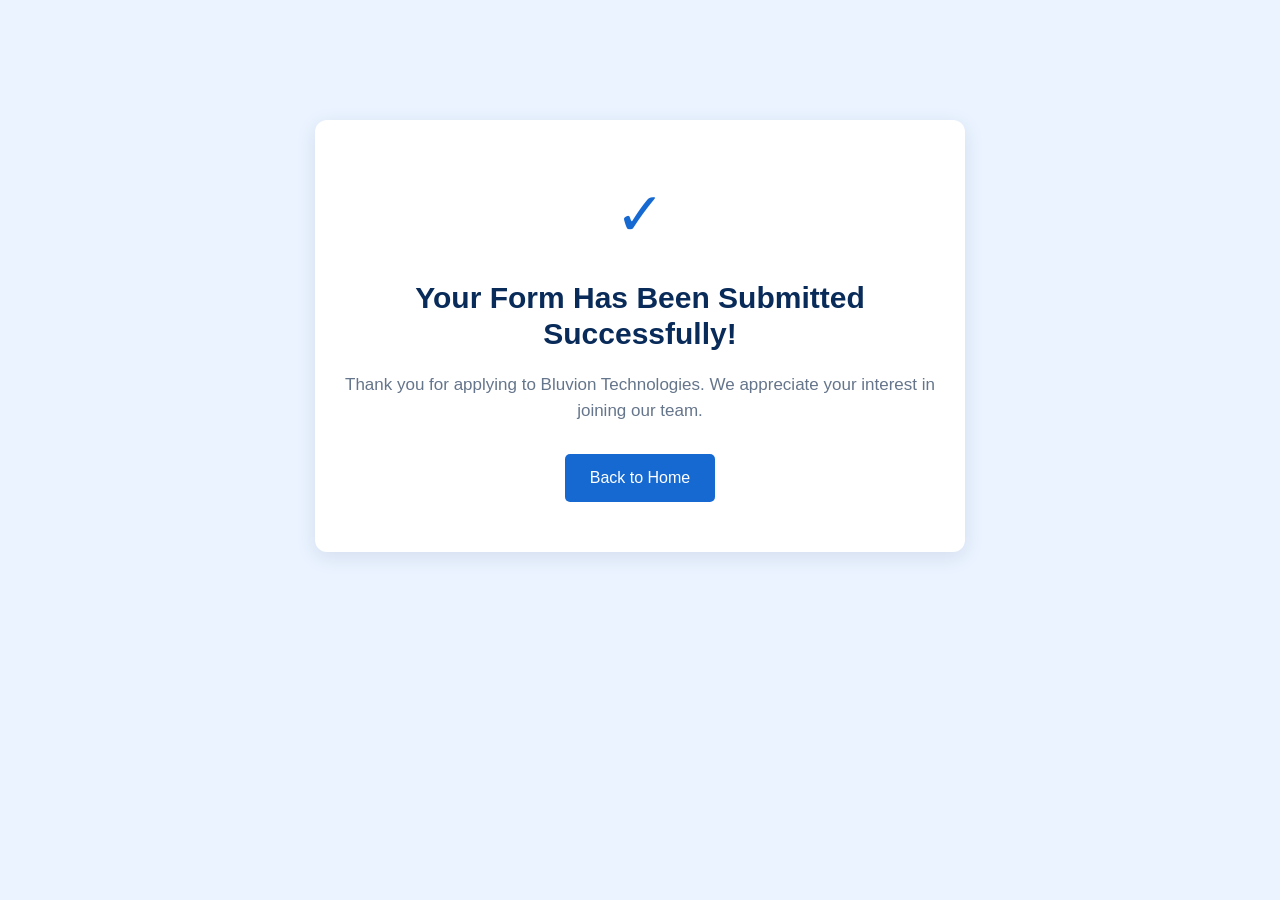
<file: application-success.html>
<!DOCTYPE html>
<html lang="en">
<head>
    <meta charset="UTF-8">
    <meta name="viewport" content="width=device-width, initial-scale=1.0">

    <title>Form Submitted Successfully</title>

    <link href="https://cdn.jsdelivr.net/npm/bootstrap@5.3.3/dist/css/bootstrap.min.css" rel="stylesheet">

    <style>
        body {
            background-color: #eaf3ff;
            font-family: Arial, sans-serif;
        }

        .success-box {
            background-color: white;
            padding: 50px 30px;
            border-radius: 12px;
            text-align: center;
            max-width: 650px;
            margin: 120px auto;
            box-shadow: 0 5px 20px rgba(9,43,89,0.1);
        }

        .check {
            font-size: 60px;
            color: #1769d2;
        }

        h1 {
            color: #092b59;
            font-size: 30px;
            font-weight: bold;
            margin: 20px 0;
        }

        p {
            color: #65758b;
            font-size: 17px;
        }

        .home-btn {
            background-color: #1769d2;
            color: white;
            padding: 12px 25px;
            text-decoration: none;
            border-radius: 5px;
            display: inline-block;
            margin-top: 15px;
        }

        .home-btn:hover {
            background-color: #092b59;
            color: white;
        }
    </style>
</head>

<body>

    <div class="container">

        <div class="success-box">

            <div class="check">✓</div>

            <h1>Your Form Has Been Submitted Successfully!</h1>

            <p>
                Thank you for applying to Bluvion Technologies.
                We appreciate your interest in joining our team.
            </p>

            <a href="index.html" class="home-btn">
                Back to Home
            </a>

        </div>

    </div>

</body>
</html>
</file>
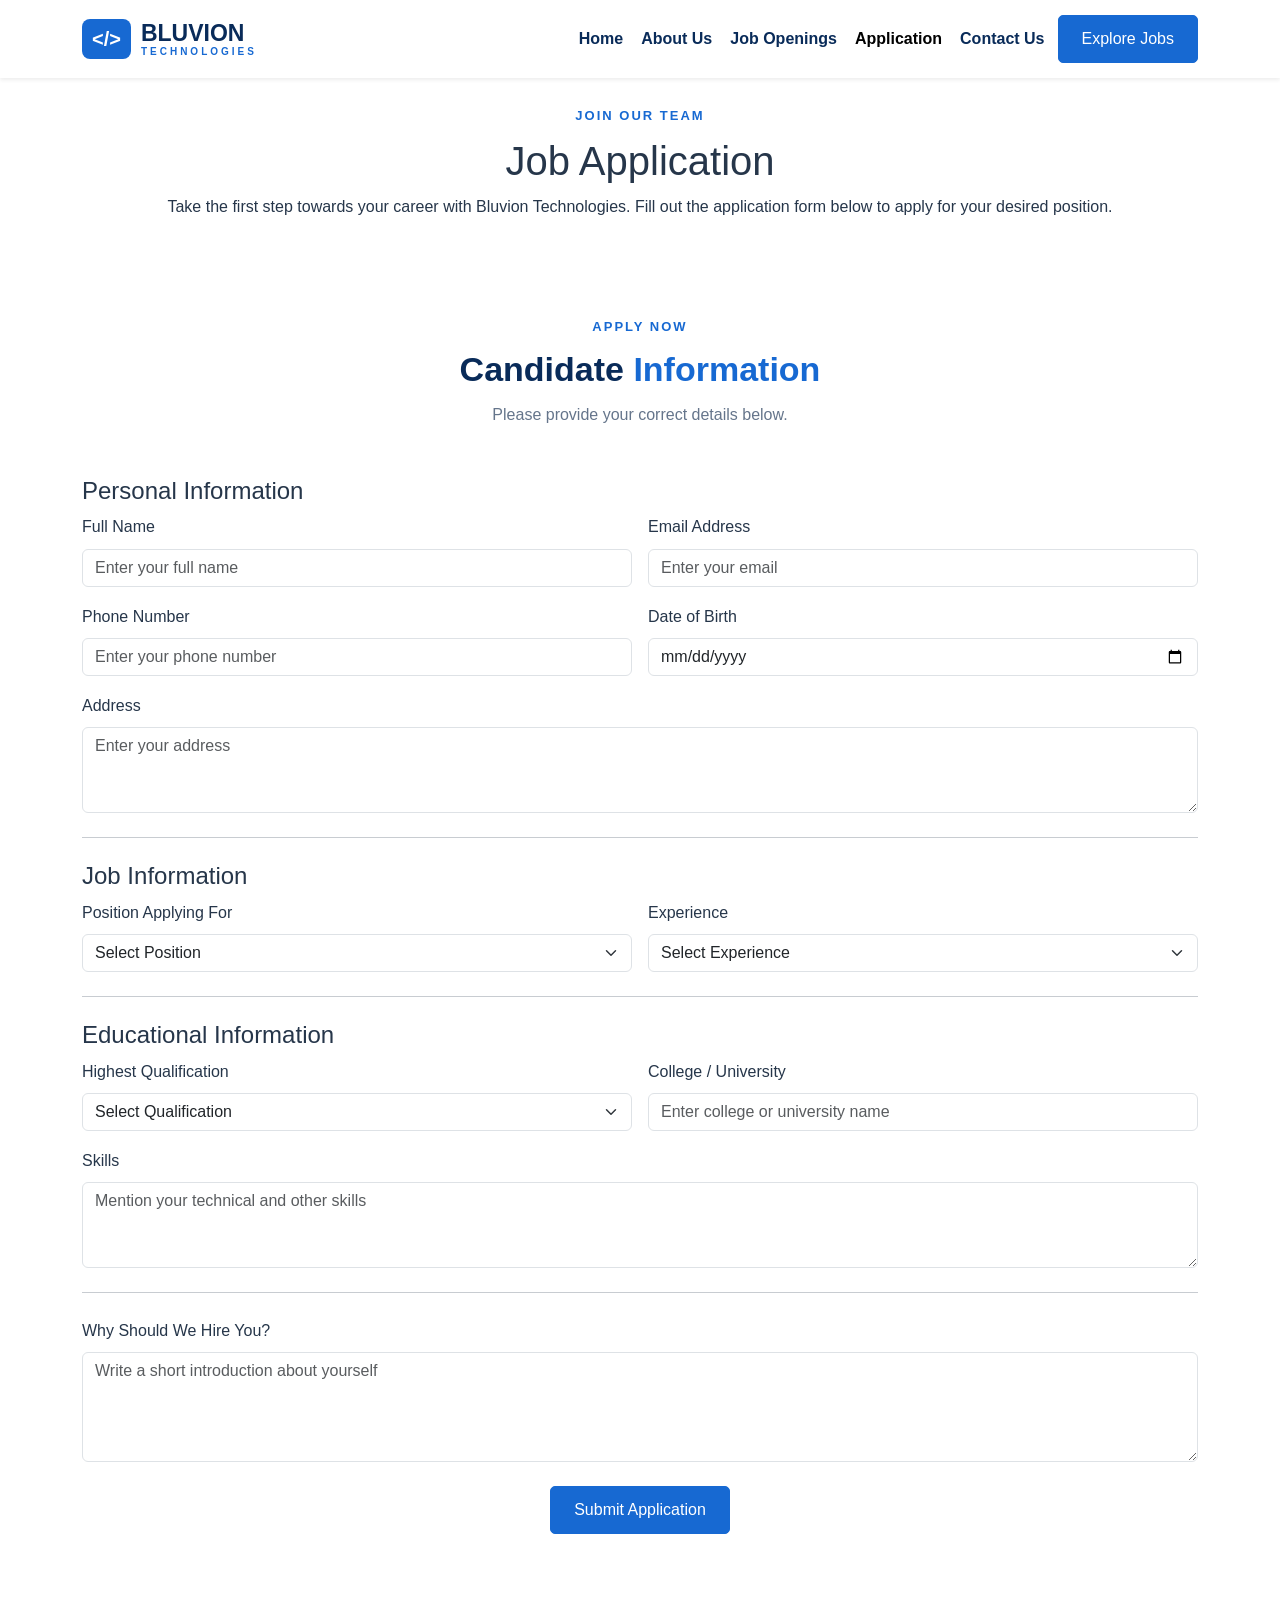
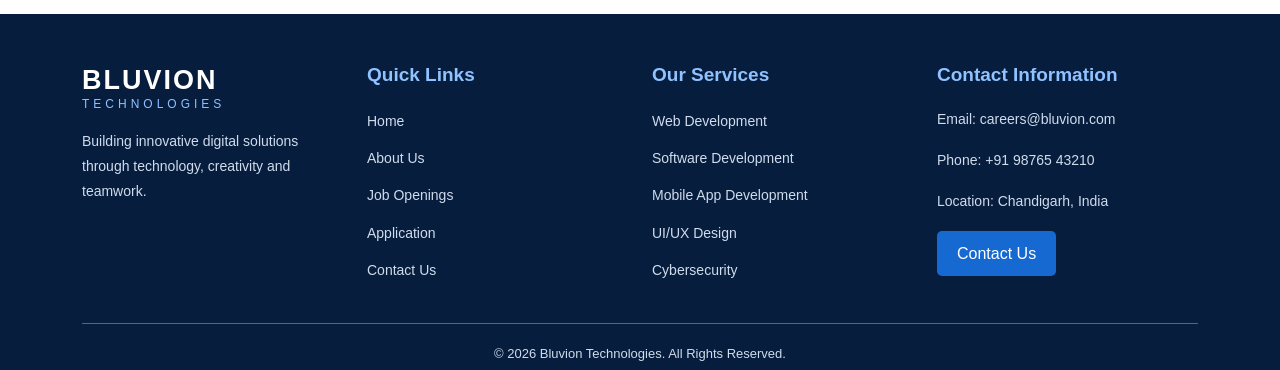
<file: application.html>
<!DOCTYPE html>
<html lang="en">
<head>
    <meta charset="UTF-8">
    <meta name="viewport" content="width=device-width, initial-scale=1.0">

    <title>Job Application | Bluvion Technologies</title>

    <!-- Bootstrap 5 CSS -->
    <link href="https://cdn.jsdelivr.net/npm/bootstrap@5.3.3/dist/css/bootstrap.min.css" rel="stylesheet">

    <!-- Your CSS file -->
    <link rel="stylesheet" href="style/stylesheet.css">
</head>

<body>

<!-- ================= NAVIGATION BAR ================= -->

<nav class="navbar navbar-light bg-white shadow-sm">
    <div class="container">

        <a class="navbar-brand company-logo" href="index.html">
            <span class="logo-icon">&lt;/&gt;</span>
            <span>
                BLUVION
                <small>TECHNOLOGIES</small>
            </span>
        </a>

        <ul class="navbar-nav ms-auto flex-row flex-wrap align-items-center gap-2">

            <li class="nav-item">
                <a class="nav-link" href="index.html">Home</a>
            </li>

            <li class="nav-item">
                <a class="nav-link" href="about.html">About Us</a>
            </li>

            <li class="nav-item">
                <a class="nav-link" href="jobs.html">Job Openings</a>
            </li>

            <li class="nav-item">
                <a class="nav-link active" href="application.html">Application</a>
            </li>

            <li class="nav-item">
                <a class="nav-link" href="contact.html">Contact Us</a>
            </li>

            <li class="nav-item">
                <a href="jobs.html" class="btn btn-primary nav-button">
                    Explore Jobs
                </a>
            </li>

        </ul>
    </div>
</nav>

</br>

<!-- ================= APPLICATION BANNER ================= -->

<section class="application-banner">
    <div class="container text-center">

        <p class="small-heading">JOIN OUR TEAM</p>

        <h1>Job <span>Application</span></h1>

        <p>
            Take the first step towards your career with
            Bluvion Technologies. Fill out the application
            form below to apply for your desired position.
        </p>

    </div>
</section>


<!-- ================= APPLICATION FORM ================= -->

<section class="section-padding application-section">

    <div class="container">

        <div class="section-heading text-center">

            <p class="small-heading">APPLY NOW</p>

            <h2>Candidate <span>Information</span></h2>

            <p>Please provide your correct details below.</p>

        </div>


        <div class="form-container mt-5">

            <form action="application-success.html" method="get">

                <!-- PERSONAL INFORMATION -->

                <h4 class="application-title">Personal Information</h4>

                <div class="row g-3">

                    <div class="col-md-6">
                        <label class="form-label">Full Name</label>
                        <input type="text" class="form-control"
                               name="fullname"
                               placeholder="Enter your full name" required>
                    </div>

                    <div class="col-md-6">
                        <label class="form-label">Email Address</label>
                        <input type="email" class="form-control"
                               name="email"
                               placeholder="Enter your email" required>
                    </div>

                    <div class="col-md-6">
                        <label class="form-label">Phone Number</label>
                        <input type="tel" class="form-control"
                               name="phone"
                               placeholder="Enter your phone number" required>
                    </div>

                    <div class="col-md-6">
                        <label class="form-label">Date of Birth</label>
                        <input type="date" class="form-control"
                               name="dob" required>
                    </div>

                    <div class="col-12">
                        <label class="form-label">Address</label>
                        <textarea class="form-control"
                                  name="address"
                                  rows="3"
                                  placeholder="Enter your address"
                                  required></textarea>
                    </div>

                </div>


                <!-- JOB INFORMATION -->

                <hr class="my-4">

                <h4 class="application-title">Job Information</h4>

                <div class="row g-3">

                    <div class="col-md-6">
                        <label class="form-label" >Position Applying For</label>

                        <select class="form-select" name="position" required>
                            <option h5 class="dropdown-header">Select Position</option>
                            <option>Web Developer</option>
                            <option>UI/UX Designer</option>
                            <option>Software Tester</option>
                            <option>Python Developer</option>
                            <option>Digital Marketing Executive</option>
                            <option>App Developer</option>
                            <option>Other</option>
                        </select>
                    </div>

                    <div class="col-md-6">
                        <label class="form-label">Experience</label>

                        <select class="form-select" name="experience" required>
                            <option h5 class="dropdown-header">Select Experience</option>
                            <option>Fresher</option>
                            <option>Less than 1 Year</option>
                            <option>1 - 2 Years</option>
                            <option>3 - 5 Years</option>
                            <option>More than 5 Years</option>
                        </select>
                    </div>

                </div>


                <!-- EDUCATIONAL INFORMATION -->

                <hr class="my-4">

                <h4 class="application-title">Educational Information</h4>

                <div class="row g-3">

                    <div class="col-md-6">
                        <label class="form-label">Highest Qualification</label>

                        <select class="form-select" name="qualification" required>
                            <option h5 class="dropdown-header">Select Qualification</option>
                            <option>10th</option>
                            <option>12th</option>
                            <option>Diploma</option>
                            <option>Graduation</option>
                            <option>Post Graduation</option>
                            <option>Other</option>
                        </select>
                    </div>

                    <div class="col-md-6">
                        <label class="form-label">College / University</label>

                        <input type="text" class="form-control"
                               name="college"
                               placeholder="Enter college or university name">
                    </div>

                    <div class="col-12">
                        <label class="form-label">Skills</label>

                        <textarea class="form-control"
                                  name="skills"
                                  rows="3"
                                  placeholder="Mention your technical and other skills"></textarea>
                    </div>

                </div>



                <hr class="my-4">



                <!-- MESSAGE -->

                <div class="mb-4">

                    <label class="form-label">Why Should We Hire You?</label>

                    <textarea class="form-control"
                              name="message"
                              rows="4"
                              placeholder="Write a short introduction about yourself"></textarea>

                </div>


                <!-- SUBMIT BUTTON -->

                <div class="text-center">

                    <button type="submit" class="btn btn-primary">
                        Submit Application
                    </button>

                </div>

            </form>

        </div>

    </div>

</section>


<!-- ================= FOOTER ================= -->

<footer class="footer">
    <div class="container">

        <div class="row g-4">

            <div class="col-md-6 col-lg-3">
                <h3>BLUVION</h3>
                <h6>TECHNOLOGIES</h6>

                <p>
                    Building innovative digital solutions
                    through technology, creativity and teamwork.
                </p>
            </div>

            <div class="col-md-6 col-lg-3">
                <h5>Quick Links</h5>

                <ul>
                    <li><a href="index.html">Home</a></li>
                    <li><a href="about.html">About Us</a></li>
                    <li><a href="jobs.html">Job Openings</a></li>
                    <li><a href="application.html">Application</a></li>
                    <li><a href="contact.html">Contact Us</a></li>
                </ul>
            </div>


            <!-- Our Services -->
            <div class="col-md-6 col-lg-3">
                <h5>Our Services</h5>

                <ul>
                    <li><a href="#home-services">Web Development</a></li>
                    <li><a href="#home-services">Software Development</a></li>
                    <li><a href="#home-services">Mobile App Development</a></li>
                    <li><a href="#home-services">UI/UX Design</a></li>
                    <li><a href="#home-services">Cybersecurity</a></li>
                </ul>
            </div>

            <div class="col-md-6 col-lg-3">
                <h5>Contact Information</h5>

                <p>Email: careers@bluvion.com</p>
                <p>Phone: +91 98765 43210</p>
                <p>Location: Chandigarh, India</p>

                <a href="contact.html" class="footer-button">
                    Contact Us
                </a>
            </div>

        </div>

        <div class="footer-bottom text-center">
            <p>
                &copy; 2026 Bluvion Technologies.
                All Rights Reserved.
            </p>
        </div>

    </div>
</footer>

</body>
</html>
</file>
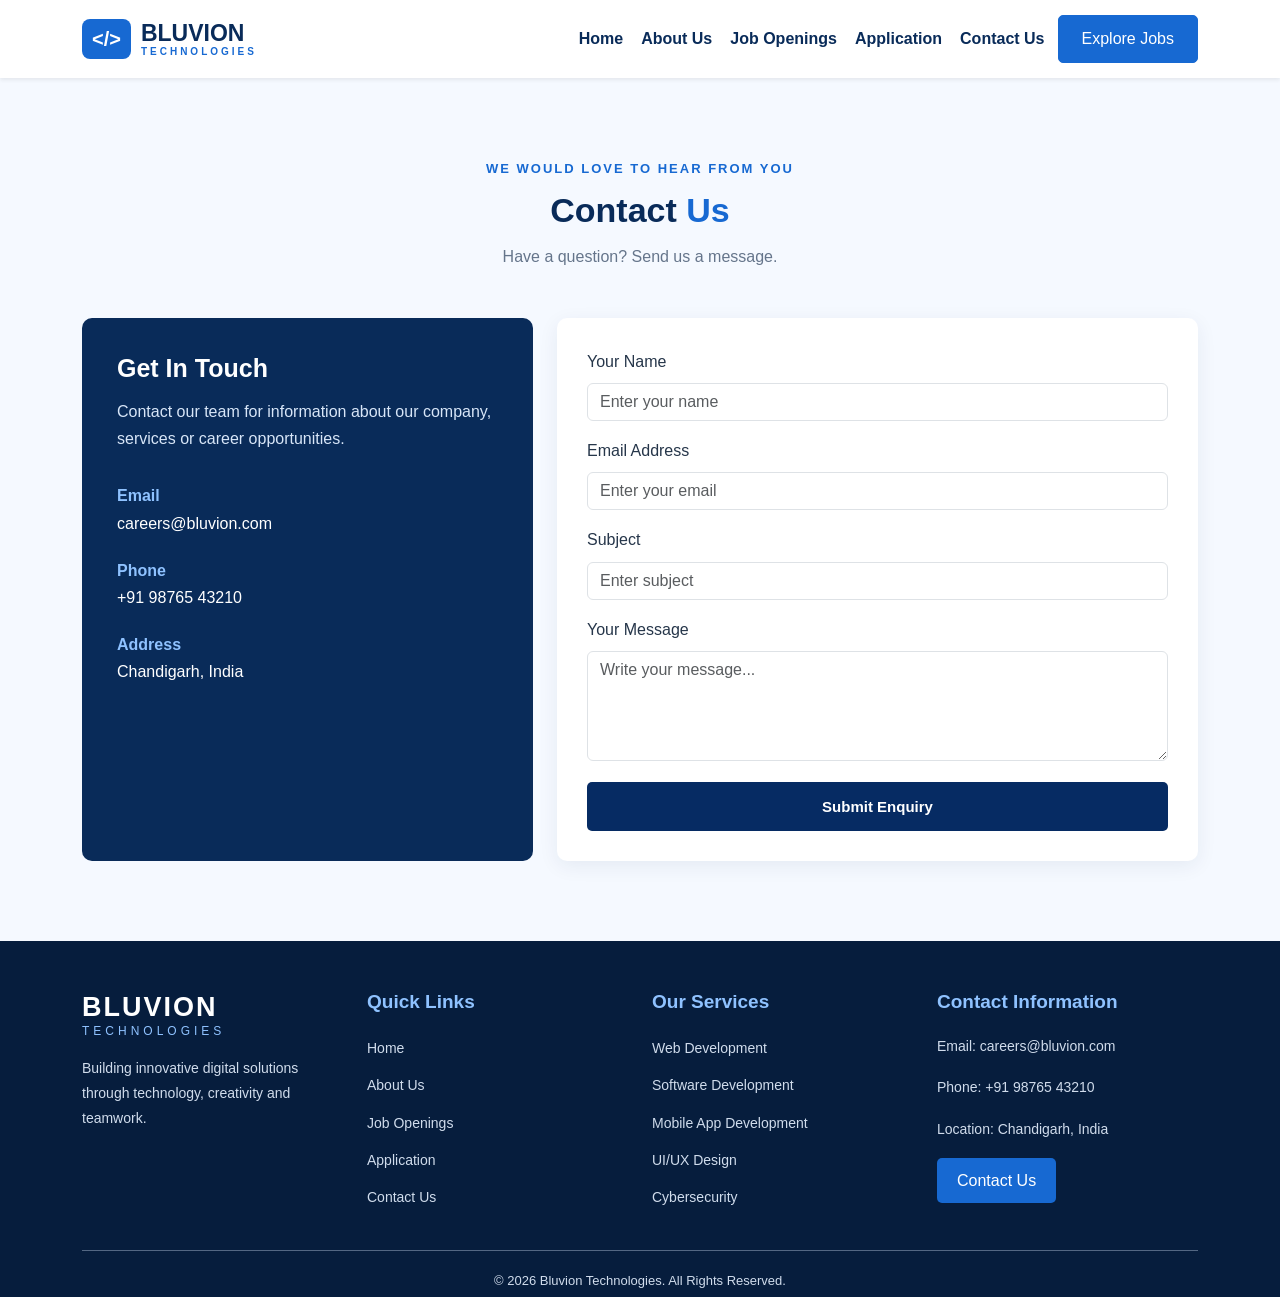
<file: contact.html>
<!DOCTYPE html>
<html lang="en">
<head>
    <meta charset="UTF-8">
    <meta name="viewport" content="width=device-width, initial-scale=1.0">
    <title>Bluvion Technologies | Careers & Software Solutions</title>

    <!-- Bootstrap 5 CSS -->
    <link href="https://cdn.jsdelivr.net/npm/bootstrap@5.3.3/dist/css/bootstrap.min.css" rel="stylesheet">

    <!-- Your CSS file -->
    <link rel="stylesheet" href="style/style.css">
</head>

<body>
   <!-- ================= NAVIGATION BAR ================= -->
		<nav class="navbar navbar-light bg-white shadow-sm">
			<div class="container">

				<!-- Company Logo -->
				<a class="navbar-brand company-logo" href="#home">
					<span class="logo-icon">&lt;/&gt;</span>
					<span>
						BLUVION
						<small>TECHNOLOGIES</small>
					</span>
				</a>

				<!-- Navigation Links -->
				<ul class="navbar-nav ms-auto flex-row flex-wrap align-items-center gap-2">
					<li class="nav-item">
						<a class="nav-link" href="index.html">Home</a>
					</li>

					<li class="nav-item">
						<a class="nav-link" href="about.html">About Us</a>
					</li>

					<li class="nav-item">
						<a class="nav-link" href="jobs.html">Job Openings</a>
					</li>

					<li class="nav-item">
						<a class="nav-link" href="application.html">Application</a>
					</li>

					<li class="nav-item">
						<a class="nav-link" href="contact.html">Contact Us</a>
					</li>

					<li class="nav-item">
						<a href="jobs.html" class="btn btn-primary nav-button">
							Explore Jobs
						</a>
					</li>
				</ul>

			</div>
		</nav>

    <!-- ================= CONTACT SECTION ================= -->
    <section id="contact" class="section-padding contact-section">
        <div class="container">
            <div class="section-heading text-center">
                <p class="small-heading">WE WOULD LOVE TO HEAR FROM YOU</p>
                <h2>Contact <span>Us</span></h2>
                <p>Have a question? Send us a message.</p>
            </div>

            <div class="row g-4 mt-4">
                <div class="col-lg-5">
                    <div class="contact-details">
                        <h3>Get In Touch</h3>
                        <p>Contact our team for information about our company, services or career opportunities.</p>

                        <div class="contact-item">
                            <strong>Email</strong>
                            <p>careers@bluvion.com</p>
                        </div>

                        <div class="contact-item">
                            <strong>Phone</strong>
                            <p>+91 98765 43210</p>
                        </div>

                        <div class="contact-item">
                            <strong>Address</strong>
                            <p>Chandigarh, India</p>
                        </div>
                    </div>
                </div>

                <div class="col-lg-7">
                    <div class="contact-form">
                        <!-- Front-end demonstration form. A server is needed to receive messages. -->
                            <form action="enquiry-submitted.html" method="get">
                            <div class="mb-3">
                                <label for="contactName" class="form-label">Your Name</label>
                                <input type="text" class="form-control" id="contactName"
                                       name="contactName" placeholder="Enter your name" required>
                            </div>

                            <div class="mb-3">
                                <label for="contactEmail" class="form-label">Email Address</label>
                                <input type="email" class="form-control" id="contactEmail"
                                       name="contactEmail" placeholder="Enter your email" required>
                            </div>

                            <div class="mb-3">
                                <label for="subject" class="form-label">Subject</label>
                                <input type="text" class="form-control" id="subject"
                                       name="subject" placeholder="Enter subject">
                            </div>

                            <div class="mb-3">
                                <label for="message" class="form-label">Your Message</label>
                                <textarea class="form-control" id="message" name="message"
                                          rows="4" placeholder="Write your message..." required></textarea>
                            </div>

                                    <button type="submit" class="button"style="border: none; cursor: pointer; padding: 12px; font-size: 15px; font-weight: bold; width: 100%; text-align: center; margin-top: 5px;"> Submit Enquiry</button>
                        </form>
                    </div>
                </div>
            </div>
        </div>
    </section>



<!-- ================= FOOTER ================= -->

<footer class="footer">
    <div class="container">

        <div class="row g-4">

            <!-- Company Information -->
            <div class="col-md-6 col-lg-3">
                <h3>BLUVION</h3>
                <h6>TECHNOLOGIES</h6>

                <p>
                    Building innovative digital solutions
                    through technology, creativity and
                    teamwork.
                </p>
            </div>

            <!-- Quick Links -->
            <div class="col-md-6 col-lg-3">
                <h5>Quick Links</h5>

               <ul>
                    <li><a href="index.html">Home</a></li>
                    <li><a href="about.html">About Us</a></li>
                    <li><a href="jobs.html">Job Openings</a></li>
                    <li><a href="application.html">Application</a></li>
                    <li><a href="contact.html">Contact Us</a></li>
                </ul>
            </div>

            <!-- Our Services -->
            <div class="col-md-6 col-lg-3">
                <h5>Our Services</h5>

                <ul>
                    <li><a href="#home-services">Web Development</a></li>
                    <li><a href="#home-services">Software Development</a></li>
                    <li><a href="#home-services">Mobile App Development</a></li>
                    <li><a href="#home-services">UI/UX Design</a></li>
                    <li><a href="#home-services">Cybersecurity</a></li>
                </ul>
            </div>

            <!-- Contact Information -->
            <div class="col-md-6 col-lg-3">
                <h5>Contact Information</h5>

                <p>Email: careers@bluvion.com</p>
                <p>Phone: +91 98765 43210</p>
                <p>Location: Chandigarh, India</p>

                <a href="#contact" class="footer-button">
                    Contact Us
                </a>
            </div>

        </div>

        <!-- Copyright -->
        <div class="footer-bottom text-center">
            <p>
                &copy; 2026 Bluvion Technologies.
                All Rights Reserved.
            </p>
        </div>

    </div>
</footer>
										
    <!-- Bootstrap 5 JavaScript Bundle (needed for the mobile navigation menu) -->
    <script src="https://cdn.jsdelivr.net/npm/bootstrap@5.3.3/dist/js/bootstrap.bundle.min.js"></script>

</body>
</html>
</file>
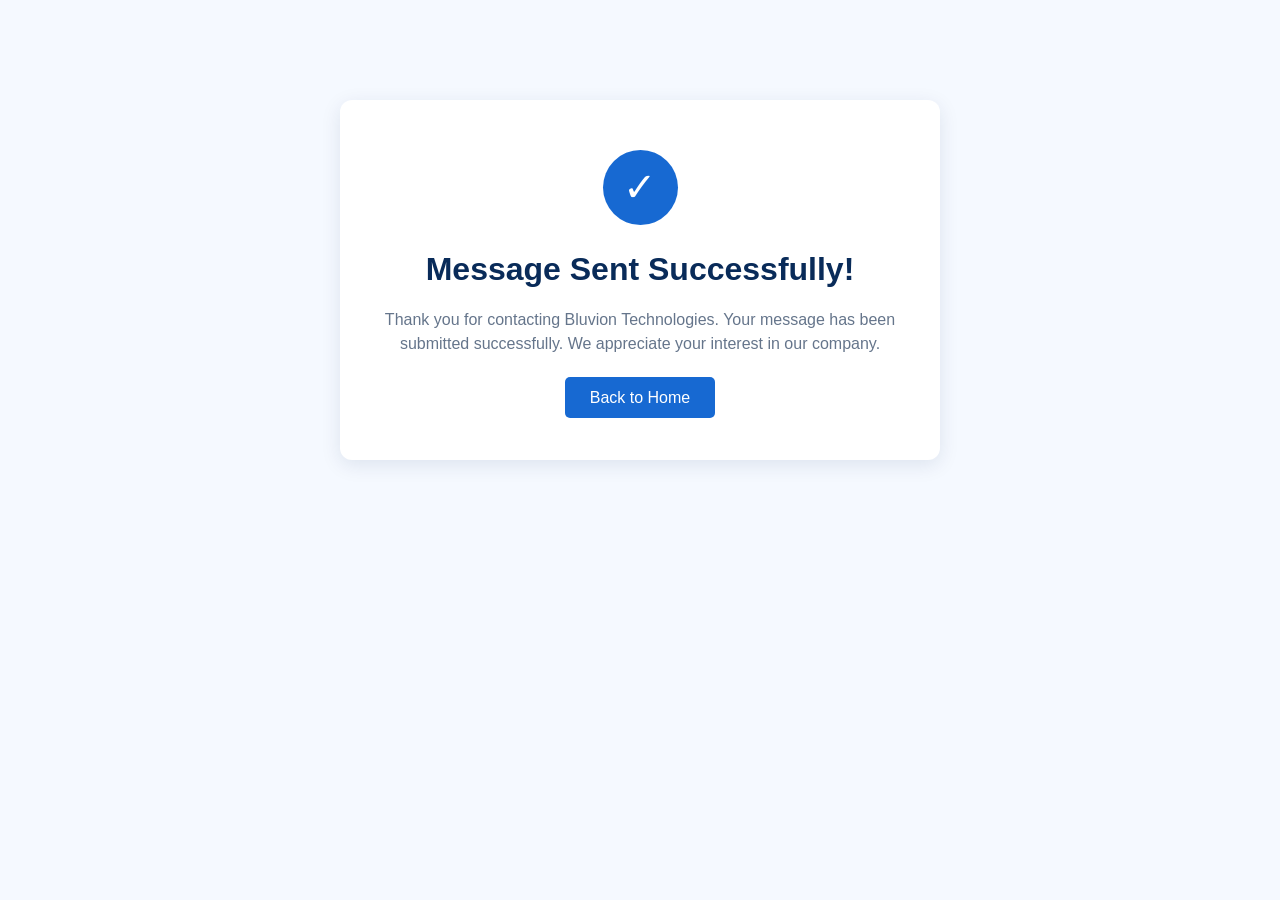
<file: enquiry-submitted.html>
<!DOCTYPE html>
<html lang="en">
<head>
    <meta charset="UTF-8">
    <meta name="viewport" content="width=device-width, initial-scale=1.0">

    <title>Message Sent Successfully | Bluvion Technologies</title>

    <link href="https://cdn.jsdelivr.net/npm/bootstrap@5.3.3/dist/css/bootstrap.min.css" rel="stylesheet">

    <style>
        body {
            background-color: #f5f9ff;
            font-family: Arial, Helvetica, sans-serif;
        }

        .success-box {
            background-color: white;
            max-width: 600px;
            margin: 100px auto;
            padding: 50px 30px;
            text-align: center;
            border-radius: 12px;
            box-shadow: 0 5px 20px rgba(9, 43, 89, 0.10);
        }

        .success-icon {
            background-color: #1769d2;
            color: white;
            width: 75px;
            height: 75px;
            line-height: 75px;
            border-radius: 50%;
            font-size: 40px;
            margin: auto;
        }

        h2 {
            color: #092b59;
            font-weight: bold;
            margin-top: 25px;
        }

        p {
            color: #65758b;
            margin: 20px 0 30px;
        }

        .home-btn {
            background-color: #1769d2;
            color: white;
            padding: 12px 25px;
            border-radius: 5px;
            text-decoration: none;
        }

        .home-btn:hover {
            background-color: #092b59;
            color: white;
        }
		
    </style>
</head>

<body>

    <div class="container">

        <div class="success-box">

            <div class="success-icon">✓</div>

            <h2>Message Sent Successfully!</h2>

            <p>
                Thank you for contacting Bluvion Technologies.
                Your message has been submitted successfully.
                We appreciate your interest in our company.
            </p>

            <a href="index.html" class="home-btn">
                Back to Home
            </a>

        </div>

    </div>

</body>
</html>
</file>
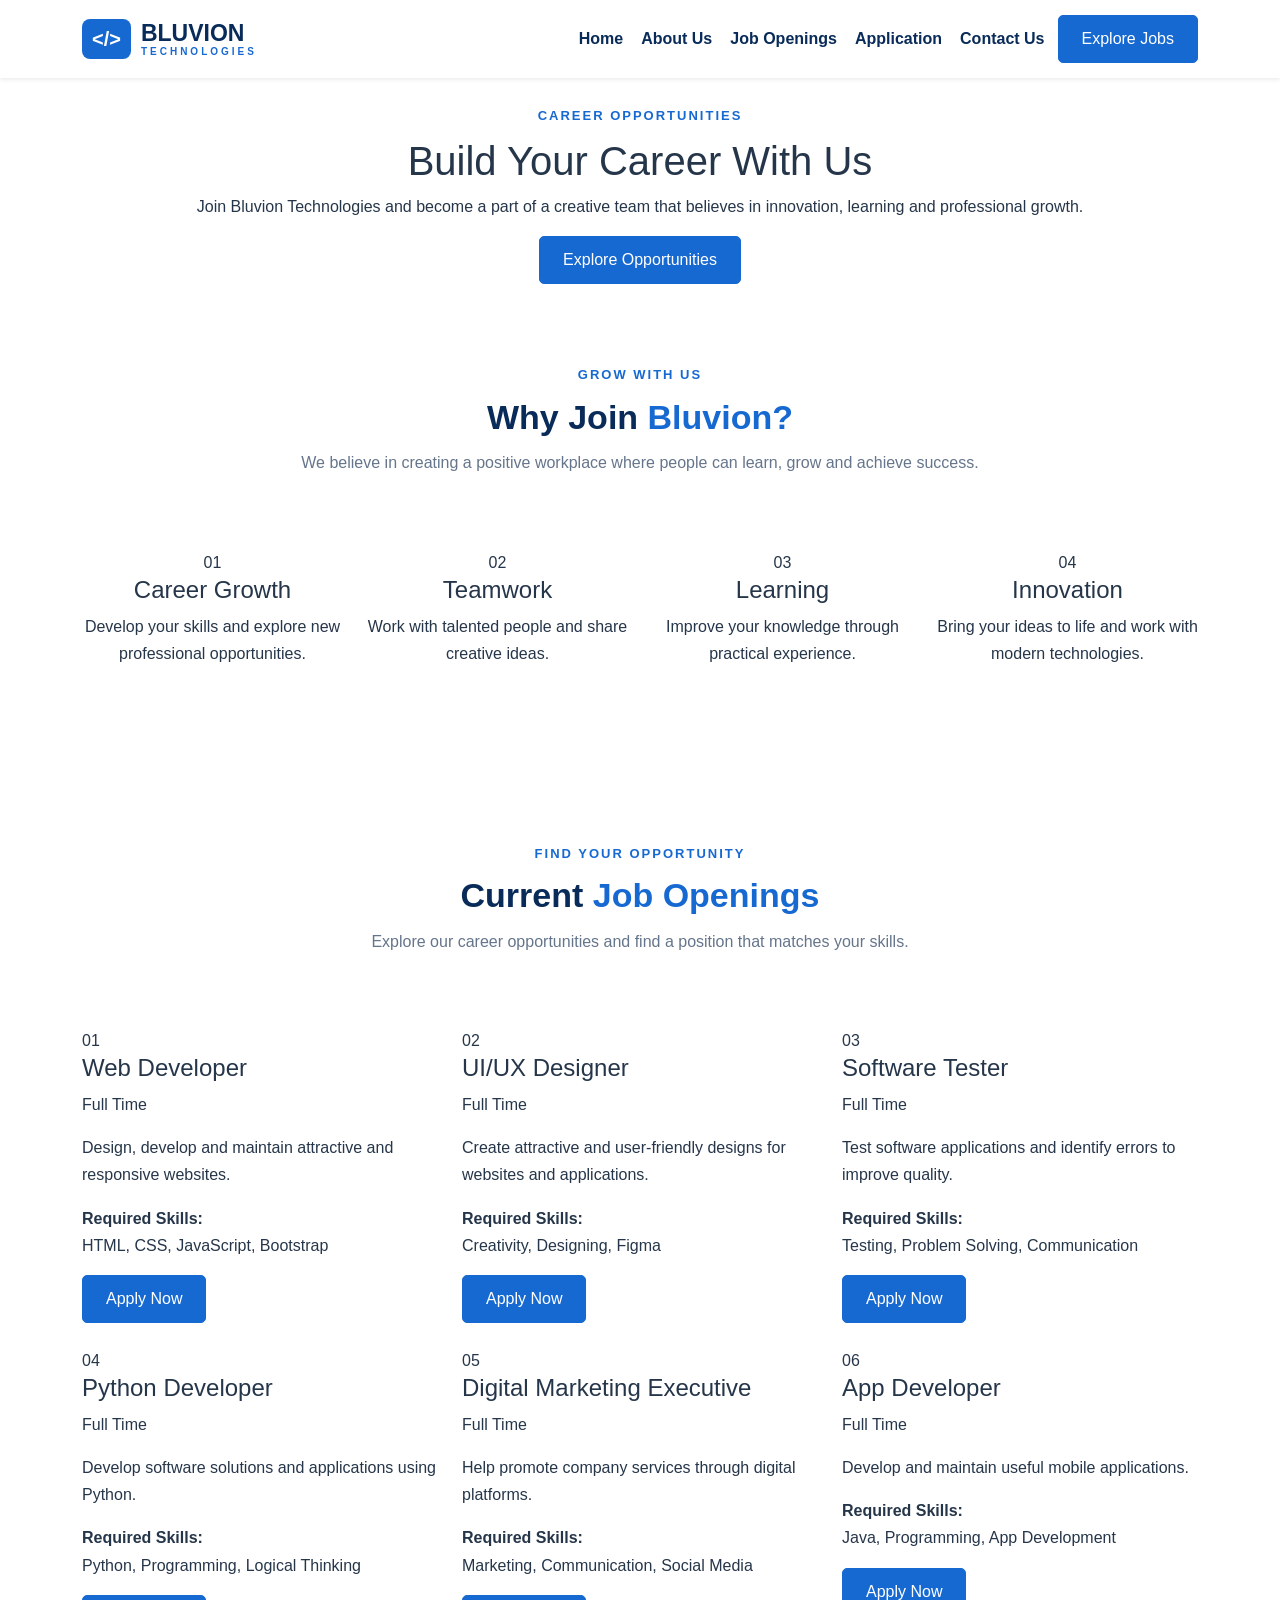
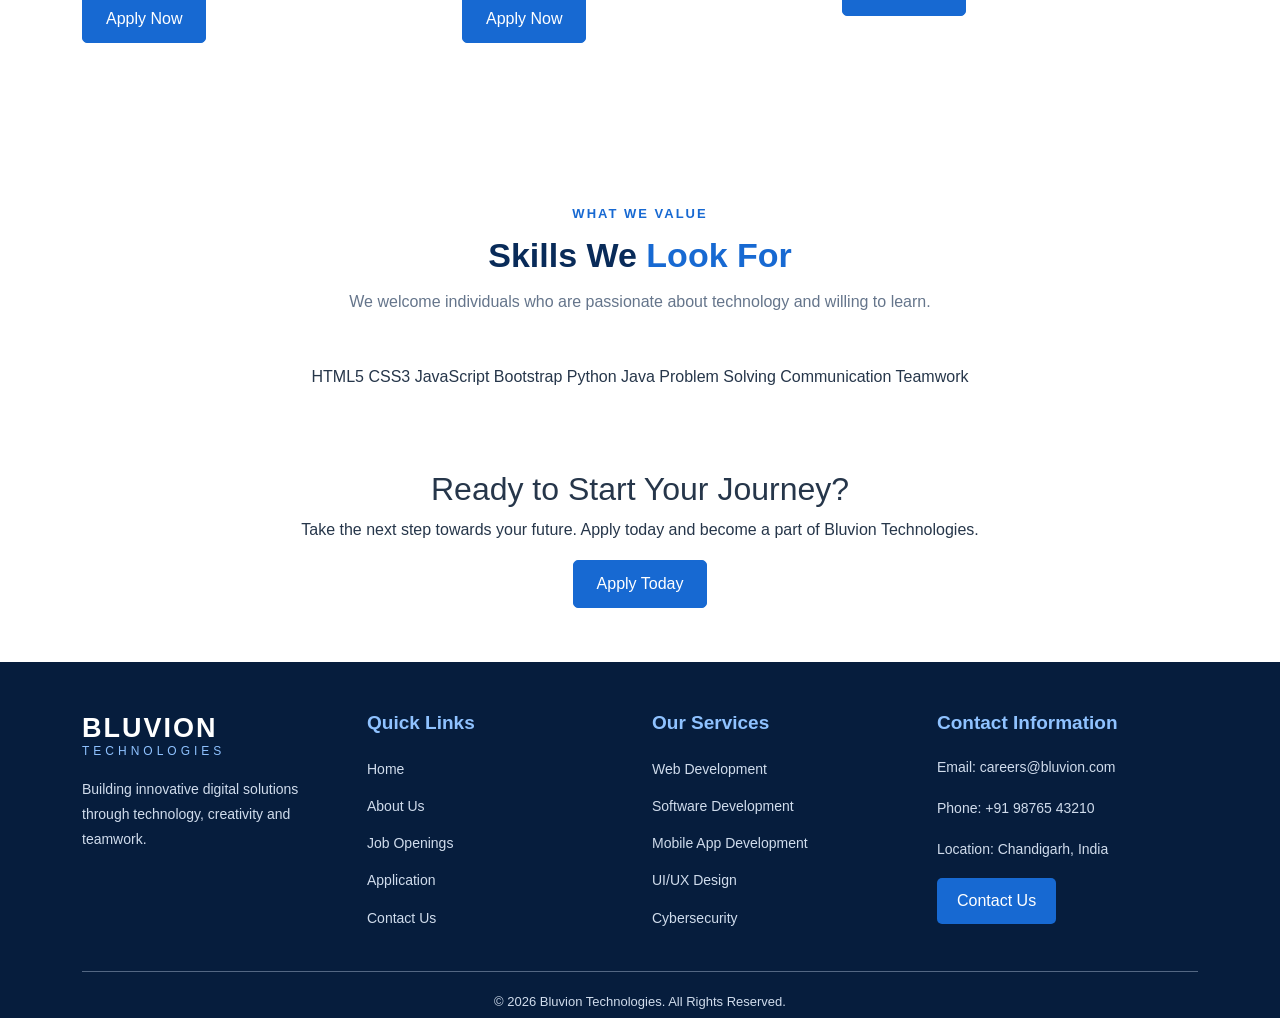
<file: jobs.html>
<!DOCTYPE html>
<html lang="en">
<head>
    <meta charset="UTF-8">
    <meta name="viewport" content="width=device-width, initial-scale=1.0">
    <title>Bluvion Technologies | Careers & Software Solutions</title>

    <!-- Bootstrap 5 CSS -->
    <link href="https://cdn.jsdelivr.net/npm/bootstrap@5.3.3/dist/css/bootstrap.min.css" rel="stylesheet">

    <!-- Your CSS file -->
    <link rel="stylesheet" href="style/stylesheet.css">
</head>

<body>

<!-- NAVIGATION BAR -->
<nav class="navbar navbar-light bg-white shadow-sm">
    <div class="container">

        <!-- Company Logo -->
        <a class="navbar-brand company-logo" href="#home">
            <span class="logo-icon">&lt;/&gt;</span>
            <span>
                BLUVION
                <small>TECHNOLOGIES</small>
            </span>
        </a>

        <!-- Navigation Links -->
        <ul class="navbar-nav ms-auto flex-row flex-wrap align-items-center gap-2">
            <li class="nav-item">
                <a class="nav-link" href="index.html">Home</a>
            </li>

            <li class="nav-item">
                <a class="nav-link" href="about.html">About Us</a>
            </li>

            <li class="nav-item">
                <a class="nav-link" href="jobs.html">Job Openings</a>
            </li>

            <li class="nav-item">
                <a class="nav-link" href="application.html">Application</a>
            </li>

            <li class="nav-item">
                <a class="nav-link" href="contact.html">Contact Us</a>
            </li>

            <li class="nav-item">
                <a href="jobs.html" class="btn btn-primary nav-button">
                    Explore Jobs
                </a>
            </li>
        </ul>

    </div>
</nav>

</br>
	<!-- ================= JOB OPENNING ================= -->

<!-- ================= CAREERS BANNER ================= -->

<section class="career-banner">
    <div class="container text-center">

        <p class="small-heading">CAREER OPPORTUNITIES</p>

        <h1>Build Your <span>Career</span> With Us</h1>

        <p>
            Join Bluvion Technologies and become a part of
            a creative team that believes in innovation,
            learning and professional growth.
        </p>

        <a href="#job-list" class="btn btn-primary">
            Explore Opportunities
        </a>

    </div>
</section>


<!-- ================= WHY JOIN US ================= -->

<section class="section-padding">
    <div class="container">

        <div class="section-heading text-center">

            <p class="small-heading">GROW WITH US</p>

            <h2>Why Join <span>Bluvion?</span></h2>

            <p>
                We believe in creating a positive workplace
                where people can learn, grow and achieve success.
            </p>

        </div>

        <div class="row mt-5 g-4">

            <div class="col-md-3">
                <div class="career-card text-center">
                    <div class="career-icon">01</div>
                    <h4>Career Growth</h4>
                    <p>
                        Develop your skills and explore
                        new professional opportunities.
                    </p>
                </div>
            </div>

            <div class="col-md-3">
                <div class="career-card text-center">
                    <div class="career-icon">02</div>
                    <h4>Teamwork</h4>
                    <p>
                        Work with talented people and
                        share creative ideas.
                    </p>
                </div>
            </div>

            <div class="col-md-3">
                <div class="career-card text-center">
                    <div class="career-icon">03</div>
                    <h4>Learning</h4>
                    <p>
                        Improve your knowledge through
                        practical experience.
                    </p>
                </div>
            </div>

            <div class="col-md-3">
                <div class="career-card text-center">
                    <div class="career-icon">04</div>
                    <h4>Innovation</h4>
                    <p>
                        Bring your ideas to life and
                        work with modern technologies.
                    </p>
                </div>
            </div>

        </div>
    </div>
</section>


<!-- ================= JOB OPENINGS ================= -->

<section id="job-list" class="section-padding job-section">
    <div class="container">

        <div class="section-heading text-center">

            <p class="small-heading">FIND YOUR OPPORTUNITY</p>

            <h2>Current <span>Job Openings</span></h2>

            <p>
                Explore our career opportunities and
                find a position that matches your skills.
            </p>

        </div>

        <div class="row mt-5 g-4">

            <!-- Job 1 -->
            <div class="col-md-6 col-lg-4">
                <div class="job-card">

                    <span class="job-number">01</span>

                    <h4>Web Developer</h4>

                    <p class="job-type">Full Time</p>

                    <p>
                        Design, develop and maintain
                        attractive and responsive websites.
                    </p>

                    <strong>Required Skills:</strong>
                    <p>HTML, CSS, JavaScript, Bootstrap</p>

                    <a href="application.html" class="btn btn-primary">
                        Apply Now
                    </a>

                </div>
            </div>

            <!-- Job 2 -->
            <div class="col-md-6 col-lg-4">
                <div class="job-card">

                    <span class="job-number">02</span>

                    <h4>UI/UX Designer</h4>

                    <p class="job-type">Full Time</p>

                    <p>
                        Create attractive and user-friendly
                        designs for websites and applications.
                    </p>

                    <strong>Required Skills:</strong>
                    <p>Creativity, Designing, Figma</p>

                    <a href="application.html" class="btn btn-primary">
                        Apply Now
                    </a>

                </div>
            </div>

            <!-- Job 3 -->
            <div class="col-md-6 col-lg-4">
                <div class="job-card">

                    <span class="job-number">03</span>

                    <h4>Software Tester</h4>

                    <p class="job-type">Full Time</p>

                    <p>
                        Test software applications and
                        identify errors to improve quality.
                    </p>

                    <strong>Required Skills:</strong>
                    <p>Testing, Problem Solving, Communication</p>

                    <a href="application.html" class="btn btn-primary">
                        Apply Now
                    </a>

                </div>
            </div>

            <!-- Job 4 -->
            <div class="col-md-6 col-lg-4">
                <div class="job-card">

                    <span class="job-number">04</span>

                    <h4>Python Developer</h4>

                    <p class="job-type">Full Time</p>

                    <p>
                        Develop software solutions and
                        applications using Python.
                    </p>

                    <strong>Required Skills:</strong>
                    <p>Python, Programming, Logical Thinking</p>

                    <a href="application.html" class="btn btn-primary">
                        Apply Now
                    </a>

                </div>
            </div>

            <!-- Job 5 -->
            <div class="col-md-6 col-lg-4">
                <div class="job-card">

                    <span class="job-number">05</span>

                    <h4>Digital Marketing Executive</h4>

                    <p class="job-type">Full Time</p>

                    <p>
                        Help promote company services
                        through digital platforms.
                    </p>

                    <strong>Required Skills:</strong>
                    <p>Marketing, Communication, Social Media</p>

                    <a href="application.html" class="btn btn-primary">
                        Apply Now
                    </a>

                </div>
            </div>

            <!-- Job 6 -->
            <div class="col-md-6 col-lg-4">
                <div class="job-card">

                    <span class="job-number">06</span>

                    <h4>App Developer</h4>

                    <p class="job-type">Full Time</p>

                    <p>
                        Develop and maintain useful
                        mobile applications.
                    </p>

                    <strong>Required Skills:</strong>
                    <p>Java, Programming, App Development</p>

                    <a href="application.html" class="btn btn-primary">
                        Apply Now
                    </a>

                </div>
            </div>

        </div>
    </div>
</section>


<!-- ================= OUR REQUIREMENTS ================= -->

<section class="section-padding">
    <div class="container">

        <div class="section-heading text-center">

            <p class="small-heading">WHAT WE VALUE</p>

            <h2>Skills We <span>Look For</span></h2>

            <p>
                We welcome individuals who are passionate
                about technology and willing to learn.
            </p>

        </div>

        <div class="skills-box text-center mt-5">

            <span>HTML5</span>
            <span>CSS3</span>
            <span>JavaScript</span>
            <span>Bootstrap</span>
            <span>Python</span>
            <span>Java</span>
            <span>Problem Solving</span>
            <span>Communication</span>
            <span>Teamwork</span>

        </div>

    </div>
</section>


<!-- ================= FINAL BANNER ================= -->

<section class="career-join text-center">
    <div class="container">

        <h2>Ready to Start Your Journey?</h2>

        <p>
            Take the next step towards your future.
            Apply today and become a part of Bluvion Technologies.
        </p>

        <a href="application.html" class="btn btn-primary">
            Apply Today
        </a>

    </div>
</section>

</BR></BR>

	<!-- ================= FOOTER ================= -->

<footer class="footer">
    <div class="container">

        <div class="row g-4">

            <!-- Company Information -->
            <div class="col-md-6 col-lg-3">
                <h3>BLUVION</h3>
                <h6>TECHNOLOGIES</h6>

                <p>
                    Building innovative digital solutions
                    through technology, creativity and
                    teamwork.
                </p>
            </div>

            <!-- Quick Links -->
            <div class="col-md-6 col-lg-3">
                <h5>Quick Links</h5>

                <ul>
                    <li><a href="index.html">Home</a></li>
                    <li><a href="about.html">About Us</a></li>
                    <li><a href="jobs.html">Job Openings</a></li>
                    <li><a href="application.html">Application</a></li>
                    <li><a href="contact.html">Contact Us</a></li>
                </ul>
            </div>

            <!-- Our Services -->
            <div class="col-md-6 col-lg-3">
                <h5>Our Services</h5>

                <ul>
                    <li><a href="#home-services">Web Development</a></li>
                    <li><a href="#home-services">Software Development</a></li>
                    <li><a href="#home-services">Mobile App Development</a></li>
                    <li><a href="#home-services">UI/UX Design</a></li>
                    <li><a href="#home-services">Cybersecurity</a></li>
                </ul>
            </div>

            <!-- Contact Information -->
            <div class="col-md-6 col-lg-3">
                <h5>Contact Information</h5>

                <p>Email: careers@bluvion.com</p>
                <p>Phone: +91 98765 43210</p>
                <p>Location: Chandigarh, India</p>

                <a href="contact.html" class="footer-button">
                    Contact Us
                </a>
            </div>

        </div>

        <!-- Copyright -->
        <div class="footer-bottom text-center">
            <p>
                &copy; 2026 Bluvion Technologies.
                All Rights Reserved.
            </p>
        </div>

    </div>
</footer>
										
    <!-- Bootstrap 5 JavaScript Bundle (needed for the mobile navigation menu) -->
    <script src="https://cdn.jsdelivr.net/npm/bootstrap@5.3.3/dist/js/bootstrap.bundle.min.js"></script>

</body>
</html>
</file>
<file: style/stylesheet.css>
/* ================= GENERAL STYLING ================= */

* {
    margin: 0;
    padding: 0;
    box-sizing: border-box;
}

html {
    scroll-behavior: smooth;
    scroll-padding-top: 80px;
}

body {
    font-family: Arial, Helvetica, sans-serif;
    color: #26364a;
    line-height: 1.7;
}

:root {
    --dark-blue: #092b59;
    --main-blue: #1769d2;
    --light-blue: #eaf3ff;
    --text-grey: #65758b;
}

.section-padding {
    padding: 80px 0;
}

.small-heading {
    color: var(--main-blue);
    font-size: 13px;
    font-weight: bold;
    letter-spacing: 2px;
    margin-bottom: 10px;
}

.section-heading h2 {
    color: var(--dark-blue);
    font-size: 34px;
    font-weight: bold;
    margin-bottom: 12px;
}

.section-heading h2 span {
    color: var(--main-blue);
}

.section-heading > p:last-child {
    color: var(--text-grey);
}


/* ================= NAVIGATION BAR ================= */

.navbar {
    padding: 14px 0;
}

.company-logo {
    display: flex;
    align-items: center;
    gap: 10px;
    color: var(--dark-blue);
    font-size: 23px;
    font-weight: bold;
    line-height: 1.1;
}

.company-logo small {
    display: block;
    font-size: 10px;
    letter-spacing: 3px;
    color: var(--main-blue);
}

.logo-icon {
    background-color: var(--main-blue);
    color: white;
    padding: 9px 10px;
    border-radius: 8px;
    font-size: 20px;
}
.navbar {
    padding: 14px 0;
}

.navbar .nav-link {
    color: #092b59;
    font-weight: 600;
    margin: 0 5px;
}

.navbar .nav-link:hover {
    color: #1769d2;
}

.nav-button {
    border-radius: 25px;
    padding: 9px 20px;
}

/* ================= BUTTONS ================= */

.btn-primary {
    background-color: var(--main-blue);
    border-color: var(--main-blue);
    border-radius: 5px;
    padding: 11px 23px;
}

.btn-primary:hover {
    background-color: var(--dark-blue);
    border-color: var(--dark-blue);
}

.btn-outline-primary {
    color: var(--main-blue);
    border-color: var(--main-blue);
    border-radius: 5px;
}

.btn-outline-primary:hover {
    background-color: var(--main-blue);
    border-color: var(--main-blue);
}

/* ================= HOME PAGE STYLING ================= */

/* Welcome Banner */

.home-section {
    background-color: #eaf3ff;
    padding: 90px 0;
}

.home-section h1 {
    color: #092b59;
    font-size: 45px;
    font-weight: bold;
    margin-bottom: 20px;
}

.home-section h1 span {
    color: #1769d2;
}

.home-text {
    color: #65758b;
    font-size: 17px;
    margin-bottom: 25px;
}

.home-image {
    width: 100%;
    height: 350px;
    object-fit: cover;
    border-radius: 12px;
}


/* Our Services */

.service-card {
    background-color: white;
    padding: 30px 22px;
    border: 1px solid #dce8f7;
    border-radius: 10px;
    height: 100%;
    text-align: center;
}

.service-icon {
    background-color: #eaf3ff;
    color: #1769d2;
    width: 55px;
    height: 55px;
    line-height: 55px;
    border-radius: 50%;
    margin: auto;
    font-weight: bold;
    font-size: 18px;
}

.service-card h4 {
    color: #092b59;
    font-size: 20px;
    margin-top: 20px;
    font-weight: bold;
}

.service-card p {
    color: #65758b;
    margin-top: 12px;
}


/* Why Choose Us */

.why-section {
    background-color: #f3f7fc;
}

.why-card {
    background-color: white;
    padding: 25px 15px;
    border-radius: 10px;
    text-align: center;
    height: 100%;
    border-bottom: 3px solid #1769d2;
}

.why-card h4 {
    color: #092b59;
    font-size: 18px;
    font-weight: bold;
    margin-bottom: 12px;
}

.why-card p {
    color: #65758b;
    font-size: 14px;
}


/* Our Technologies */

.tech-card {
    background-color: #eaf3ff;
    padding: 30px 10px;
    border-radius: 10px;
    height: 100%;
}

.tech-card h4 {
    color: #1769d2;
    font-weight: bold;
}

.tech-card p {
    color: #65758b;
    margin-bottom: 0;
}


/* ================= FOOTER ================= */

.footer {
    background-color: #061d3d;
    color: white;
    padding: 50px 0 0;
    width: 100%;
}

.footer h3 {
    font-size: 27px;
    font-weight: bold;
    letter-spacing: 2px;
    margin-bottom: 0;
}

.footer h6 {
    color: #8fc2ff;
    letter-spacing: 4px;
    font-size: 12px;
    margin-bottom: 18px;
}

.footer h5 {
    font-size: 19px;
    font-weight: bold;
    margin-bottom: 20px;
    color: #8fc2ff;
}

.footer p {
    color: #d0dcec;
    font-size: 14px;
    line-height: 1.8;
}

.footer ul {
    list-style: none;
    padding: 0;
    margin: 0;
}

.footer ul li {
    margin-bottom: 10px;
}

.footer ul li a {
    color: #d0dcec;
    text-decoration: none;
    font-size: 14px;
}

.footer ul li a:hover {
    color: #8fc2ff;
}

.footer-button {
    display: inline-block;
    background-color: #1769d2;
    color: white;
    text-decoration: none;
    padding: 9px 20px;
    border-radius: 5px;
}

.footer-button:hover {
    background-color: #ffffff;
    color: #092b59;
}

.footer-bottom {
    border-top: 1px solid #536783;
    margin-top: 30px;
    padding: 18px 0 5px;
}

.footer-bottom p {
    margin-bottom: 0;
    font-size: 13px;
}



/* Mobile Screen */

@media (max-width: 768px) {

    .home-section {
        padding: 55px 0;
    }

    .home-section h1 {
        font-size: 34px;
    }

    .home-image {
        height: 250px;
    }

    .join-section h2 {
        font-size: 28px;
    }

}

/* ================= ABOUT SECTION ================= */

.about-image {
    width: 100%;
    border-radius: 12px;
    box-shadow: 0 8px 25px rgba(9, 43, 89, 0.12);
}

.about-title {
    color: var(--dark-blue);
    font-size: 27px;
    font-weight: bold;
    margin-bottom: 18px;
}

#about .col-lg-6 > p {
    color: var(--text-grey);
}

.about-point {
    background-color: var(--light-blue);
    padding: 17px;
    border-left: 4px solid var(--main-blue);
    border-radius: 5px;
    height: 100%;
}

.about-point h4 {
    color: var(--dark-blue);
    font-size: 17px;
    font-weight: bold;
}

.about-point p {
    color: var(--text-grey);
    font-size: 14px;
    margin-bottom: 0;
}
</file>
<file: style/style.css>
/* ================= GENERAL STYLING ================= */

* {
    margin: 0;
    padding: 0;
    box-sizing: border-box;
}

html {
    scroll-behavior: smooth;
    scroll-padding-top: 80px;
}

body {
    font-family: Arial, Helvetica, sans-serif;
    color: #26364a;
    line-height: 1.7;
}

:root {
    --dark-blue: #092b59;
    --main-blue: #1769d2;
    --light-blue: #eaf3ff;
    --text-grey: #65758b;
}

.section-padding {
    padding: 80px 0;
}

.small-heading {
    color: var(--main-blue);
    font-size: 13px;
    font-weight: bold;
    letter-spacing: 2px;
    margin-bottom: 10px;
}

.section-heading h2 {
    color: var(--dark-blue);
    font-size: 34px;
    font-weight: bold;
    margin-bottom: 12px;
}

.section-heading h2 span {
    color: var(--main-blue);
}

.section-heading > p:last-child {
    color: var(--text-grey);
}


/* ================= NAVIGATION BAR ================= */

.navbar {
    padding: 14px 0;
}

.company-logo {
    display: flex;
    align-items: center;
    gap: 10px;
    color: var(--dark-blue);
    font-size: 23px;
    font-weight: bold;
    line-height: 1.1;
}

.company-logo small {
    display: block;
    font-size: 10px;
    letter-spacing: 3px;
    color: var(--main-blue);
}

.logo-icon {
    background-color: var(--main-blue);
    color: white;
    padding: 9px 10px;
    border-radius: 8px;
    font-size: 20px;
}
.navbar {
    padding: 14px 0;
}

.navbar .nav-link {
    color: #092b59;
    font-weight: 600;
    margin: 0 5px;
}

.navbar .nav-link:hover {
    color: #1769d2;
}

.nav-button {
    border-radius: 25px;
    padding: 9px 20px;
}

/* ================= BUTTONS ================= */

.btn-primary {
    background-color: var(--main-blue);
    border-color: var(--main-blue);
    border-radius: 5px;
    padding: 11px 23px;
}

.btn-primary:hover {
    background-color: var(--dark-blue);
    border-color: var(--dark-blue);
}

.btn-outline-primary {
    color: var(--main-blue);
    border-color: var(--main-blue);
    border-radius: 5px;
}

.btn-outline-primary:hover {
    background-color: var(--main-blue);
    border-color: var(--main-blue);
}



/* ================= CONTACT SECTION ================= */

.contact-section {
    background-color: #f5f9ff;
}

.contact-details {
    background-color: var(--dark-blue);
    color: white;
    padding: 35px;
    border-radius: 10px;
    height: 100%;
}

.contact-details h3 {
    font-size: 25px;
    font-weight: bold;
    margin-bottom: 15px;
}

.contact-details > p {
    color: #d8e6f8;
    margin-bottom: 30px;
}

.contact-item {
    margin-bottom: 20px;
}

.contact-item strong {
    color: #8fc2ff;
}

.contact-item p {
    color: white;
    margin-bottom: 0;
}

.contact-form {
    background-color: white;
    padding: 30px;
    border-radius: 10px;
    box-shadow: 0 5px 20px rgba(9, 43, 89, 0.07);
}

.contact-item a {
    color: white;
    text-decoration: none;
}

.contact-item a:hover {
    color: #8fc2ff;
    text-decoration: underline;
}


/* Common Button */

.button {
    display: inline-block;

    background-color: #062b63;

    color: white;

    padding: 12px 22px;

    border-radius: 5px;

    margin-top: 10px;
}

.button:hover {
    background-color: #0b438f;
}
/* ================= FOOTER ================= */

.footer {
    background-color: #061d3d;
    color: white;
    padding: 50px 0 0;
    width: 100%;
}

.footer h3 {
    font-size: 27px;
    font-weight: bold;
    letter-spacing: 2px;
    margin-bottom: 0;
}

.footer h6 {
    color: #8fc2ff;
    letter-spacing: 4px;
    font-size: 12px;
    margin-bottom: 18px;
}

.footer h5 {
    font-size: 19px;
    font-weight: bold;
    margin-bottom: 20px;
    color: #8fc2ff;
}

.footer p {
    color: #d0dcec;
    font-size: 14px;
    line-height: 1.8;
}

.footer ul {
    list-style: none;
    padding: 0;
    margin: 0;
}

.footer ul li {
    margin-bottom: 10px;
}

.footer ul li a {
    color: #d0dcec;
    text-decoration: none;
    font-size: 14px;
}

.footer ul li a:hover {
    color: #8fc2ff;
}

.footer-button {
    display: inline-block;
    background-color: #1769d2;
    color: white;
    text-decoration: none;
    padding: 9px 20px;
    border-radius: 5px;
}

.footer-button:hover {
    background-color: #ffffff;
    color: #092b59;
}

.footer-bottom {
    border-top: 1px solid #536783;
    margin-top: 30px;
    padding: 18px 0 5px;
}

.footer-bottom p {
    margin-bottom: 0;
    font-size: 13px;
}



/* Mobile Screen */

@media (max-width: 768px) {

    .home-section {
        padding: 55px 0;
    }

    .home-section h1 {
        font-size: 34px;
    }

    .home-image {
        height: 250px;
    }

    .join-section h2 {
        font-size: 28px;
    }

}
</file>
